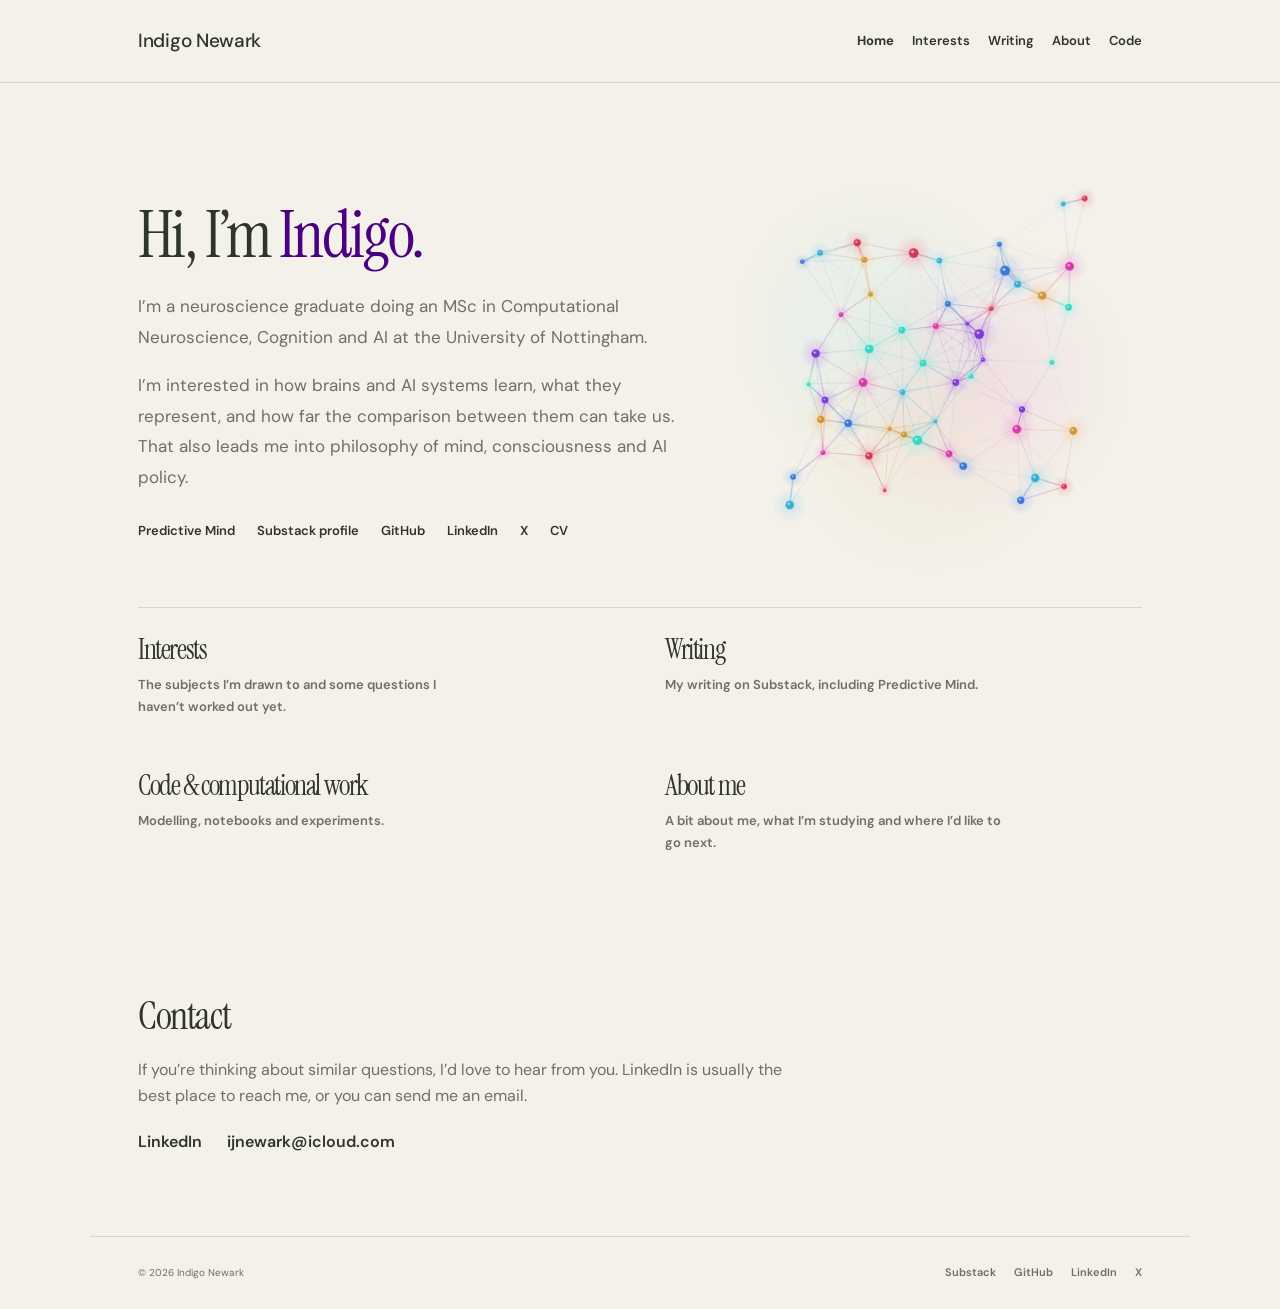
<file: index.html>
<!doctype html>
<html lang="en-GB">
  <head>
    <meta charset="utf-8" />
    <meta name="viewport" content="width=device-width,initial-scale=1" />
    <meta
      name="theme-color"
      content="#f3f1e9"
      media="(prefers-color-scheme: light)"
    />
    <meta
      name="theme-color"
      content="#171c1a"
      media="(prefers-color-scheme: dark)"
    />
    <meta
      name="description"
      content="Home — Indigo Newark. Neuroscience, cognition and AI."
    />
    <title>Home — Indigo Newark</title>
    <link rel="stylesheet" href="style.css" />
    <script src="site.js" defer></script>
  </head>
  <body class="page-index">
    <a class="skip" href="#main">Skip to content</a>
    <header>
      <div class="wrap nav">
        <a class="brand" href="index.html">Indigo Newark</a
        ><button class="menu" aria-expanded="false" aria-controls="navigation">
          Menu +
        </button>
        <nav class="navlinks" id="navigation" aria-label="Main navigation">
          <a href="index.html" aria-current="page">Home</a
          ><a href="interests.html">Interests</a
          ><a href="writing.html">Writing</a><a href="about.html">About</a
          ><a href="code.html">Code</a>
        </nav>
      </div>
    </header>
    <main id="main">
      <section class="wrap hero">
        <div class="hero-grid">
          <div>
            <h1>Hi, I’m <span class="indigo-name">Indigo.</span></h1>
            <p class="intro">
              I’m a neuroscience graduate doing an MSc in Computational
              Neuroscience, Cognition and AI at the University of Nottingham.
            </p>
            <p class="intro">
              I’m interested in how brains and AI systems learn, what they
              represent, and how far the comparison between them can take us.
              That also leads me into philosophy of mind, consciousness and AI
              policy.
            </p>
            <div class="socials">
              <a href="https://predictivemind.substack.com" rel="me"
                >Predictive Mind</a
              ><a href="https://substack.com/@indigonewark" rel="me"
                >Substack profile</a
              ><a href="https://github.com/ijnewark" rel="me">GitHub</a
              ><a href="https://www.linkedin.com/in/indigonewark" rel="me"
                >LinkedIn</a
              ><a href="https://x.com/indigojnewark" rel="me">X</a
              ><a
                href="RS%20Indigo%20Newark%20%E2%80%93%20CV.pdf"
                type="application/pdf"
                >CV</a
              >
            </div>
          </div>
          <div class="hero-art interactive-art">
            <canvas
              id="network-canvas"
              width="500"
              height="500"
              aria-hidden="true"
            ></canvas>
          </div>
        </div>
      </section>
      <div class="wrap">
        <div class="home-pages">
          <a class="home-page" href="interests.html"
            ><h2>Interests</h2>
            <p>
              The subjects I’m drawn to and some questions I haven’t worked out
              yet.
            </p></a
          ><a class="home-page" href="writing.html"
            ><h2>Writing</h2>
            <p>My writing on Substack, including Predictive Mind.</p></a
          ><a class="home-page" href="code.html"
            ><h2>Code & computational work</h2>
            <p>Modelling, notebooks and experiments.</p></a
          ><a class="home-page" href="about.html"
            ><h2>About me</h2>
            <p>
              A bit about me, what I’m studying and where I’d like to go next.
            </p></a
          >
        </div>
      </div>
      <section class="section">
        <div class="wrap contact-note">
          <h2>Contact</h2>
          <p>
            If you’re thinking about similar questions, I’d love to hear from
            you. LinkedIn is usually the best place to reach me, or you can send
            me an email.
          </p>
          <div class="contact-links">
            <a href="https://www.linkedin.com/in/indigonewark">LinkedIn</a
            ><a href="mailto:ijnewark@icloud.com">ijnewark@icloud.com</a>
          </div>
        </div>
      </section>
    </main>
    <div class="wrap site-footer">
      <footer>
        <span>© <span id="year">2026</span> Indigo Newark</span>
        <div class="socials">
          <a href="https://predictivemind.substack.com" rel="me">Substack</a
          ><a href="https://github.com/ijnewark" rel="me">GitHub</a
          ><a href="https://www.linkedin.com/in/indigonewark" rel="me"
            >LinkedIn</a
          ><a href="https://x.com/indigojnewark" rel="me">X</a>
        </div>
      </footer>
    </div>
  </body>
</html>
</file>
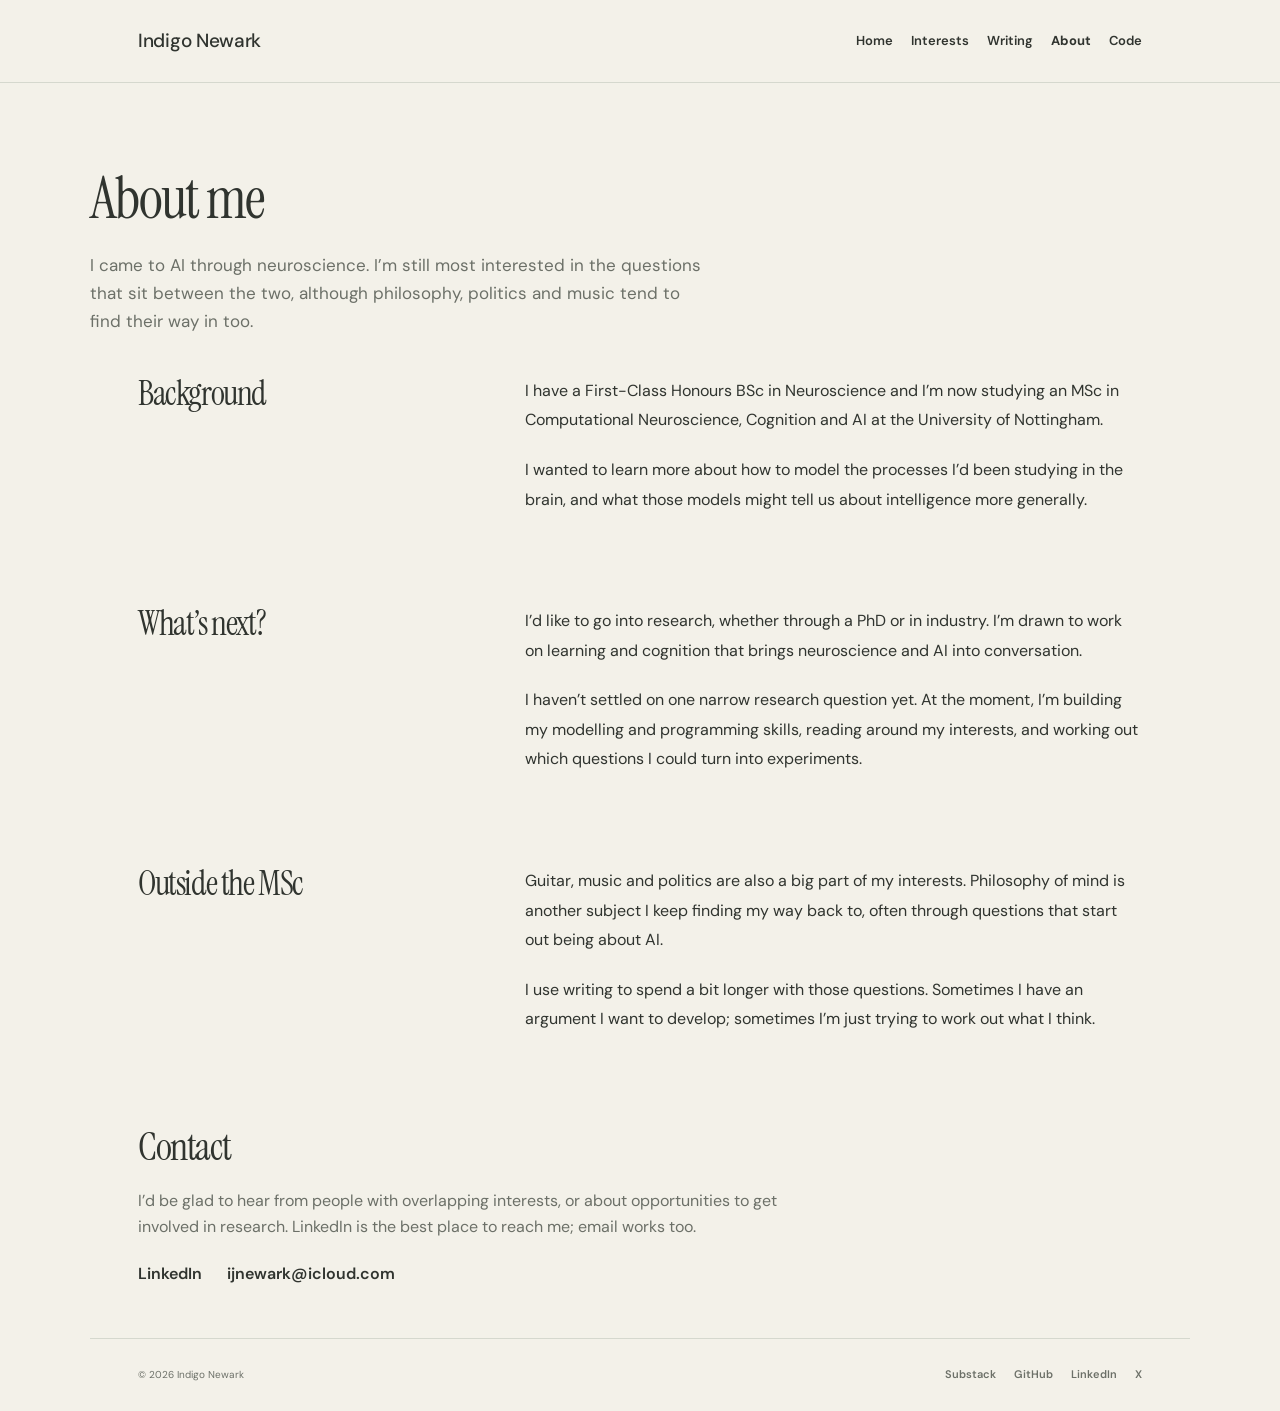
<file: about.html>
<!doctype html>
<html lang="en-GB">
  <head>
    <meta charset="utf-8" />
    <meta name="viewport" content="width=device-width,initial-scale=1" />
    <meta
      name="theme-color"
      content="#f3f1e9"
      media="(prefers-color-scheme: light)"
    />
    <meta
      name="theme-color"
      content="#171c1a"
      media="(prefers-color-scheme: dark)"
    />
    <meta
      name="description"
      content="About — Indigo Newark. Neuroscience, cognition and AI."
    />
    <title>About — Indigo Newark</title>
    <link rel="stylesheet" href="style.css" />
    <script src="site.js" defer></script>
  </head>
  <body class="page-about">
    <a class="skip" href="#main">Skip to content</a>
    <header>
      <div class="wrap nav">
        <a class="brand" href="index.html">Indigo Newark</a
        ><button class="menu" aria-expanded="false" aria-controls="navigation">
          Menu +
        </button>
        <nav class="navlinks" id="navigation" aria-label="Main navigation">
          <a href="index.html">Home</a><a href="interests.html">Interests</a
          ><a href="writing.html">Writing</a
          ><a href="about.html" aria-current="page">About</a
          ><a href="code.html">Code</a>
        </nav>
      </div>
    </header>
    <main id="main">
      <div class="wrap page-heading">
        <h1>About me</h1>
        <p>
          I came to AI through neuroscience. I’m still most interested in the
          questions that sit between the two, although philosophy, politics and
          music tend to find their way in too.
        </p>
      </div>
      <section class="section">
        <div class="wrap about">
          <div><h2>Background</h2></div>
          <div class="plain-copy">
            <p>
              I have a First-Class Honours BSc in Neuroscience and I’m now
              studying an MSc in Computational Neuroscience, Cognition and AI at
              the University of Nottingham.
            </p>
            <p>
              I wanted to learn more about how to model the processes I’d been
              studying in the brain, and what those models might tell us about
              intelligence more generally.
            </p>
          </div>
        </div>
      </section>
      <section class="section">
        <div class="wrap about">
          <div><h2>What’s next?</h2></div>
          <div class="plain-copy">
            <p>
              I’d like to go into research, whether through a PhD or in
              industry. I’m drawn to work on learning and cognition that brings
              neuroscience and AI into conversation.
            </p>
            <p>
              I haven’t settled on one narrow research question yet. At the
              moment, I’m building my modelling and programming skills, reading
              around my interests, and working out which questions I could turn
              into experiments.
            </p>
          </div>
        </div>
      </section>
      <section class="section">
        <div class="wrap about">
          <div><h2>Outside the MSc</h2></div>
          <div class="plain-copy">
            <p>
              Guitar, music and politics are also a big part of my interests.
              Philosophy of mind is another subject I keep finding my way back
              to, often through questions that start out being about AI.
            </p>
            <p>
              I use writing to spend a bit longer with those questions.
              Sometimes I have an argument I want to develop; sometimes I’m just
              trying to work out what I think.
            </p>
          </div>
        </div>
      </section>
      <section class="section">
        <div class="wrap contact-note">
          <h2>Contact</h2>
          <p>
            I’d be glad to hear from people with overlapping interests, or about
            opportunities to get involved in research. LinkedIn is the best
            place to reach me; email works too.
          </p>
          <div class="contact-links">
            <a href="https://www.linkedin.com/in/indigonewark">LinkedIn</a
            ><a href="mailto:ijnewark@icloud.com">ijnewark@icloud.com</a>
          </div>
        </div>
      </section>
    </main>
    <div class="wrap site-footer">
      <footer>
        <span>© <span id="year">2026</span> Indigo Newark</span>
        <div class="socials">
          <a href="https://predictivemind.substack.com" rel="me">Substack</a
          ><a href="https://github.com/ijnewark" rel="me">GitHub</a
          ><a href="https://www.linkedin.com/in/indigonewark" rel="me"
            >LinkedIn</a
          ><a href="https://x.com/indigojnewark" rel="me">X</a>
        </div>
      </footer>
    </div>
  </body>
</html>
</file>
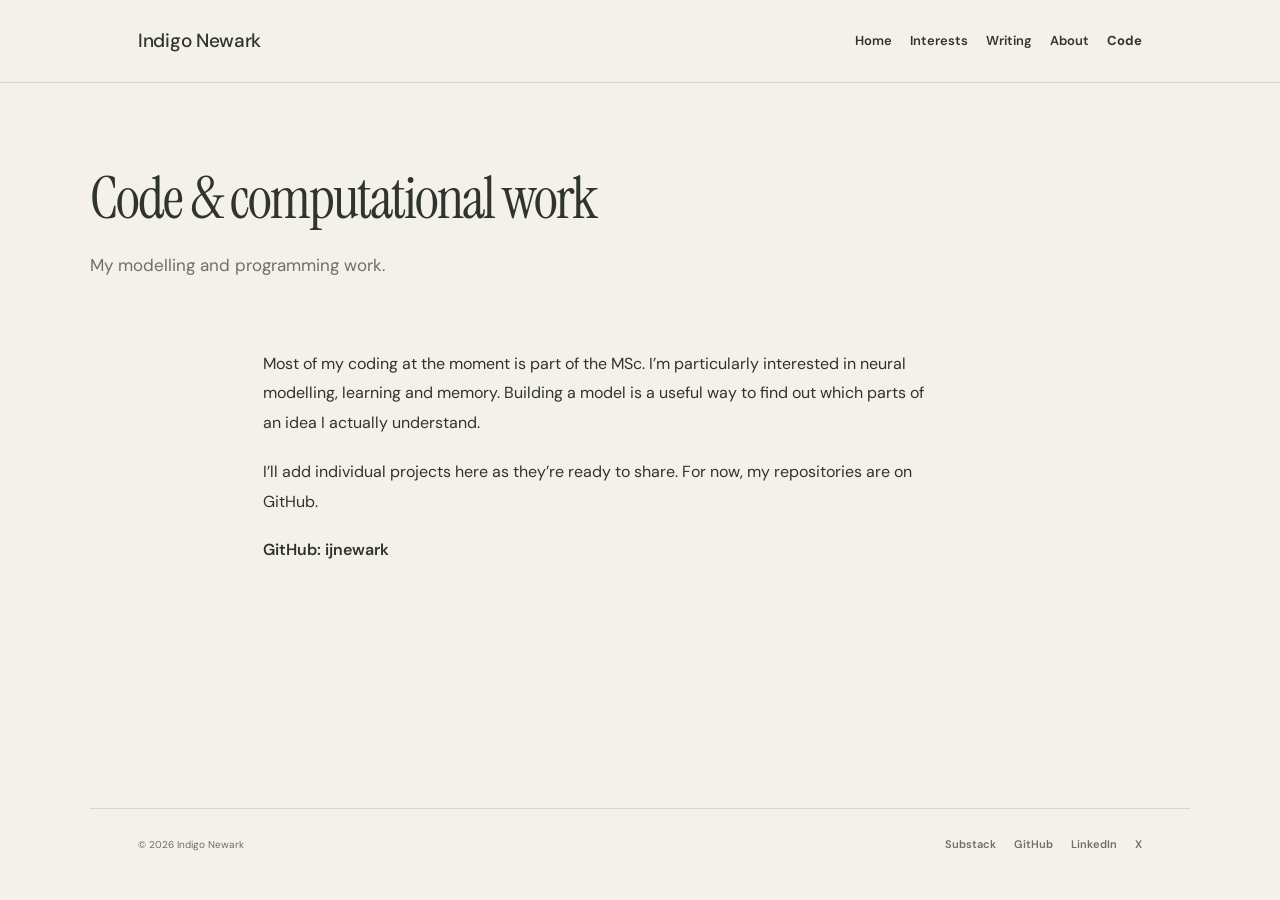
<file: code.html>
<!doctype html>
<html lang="en-GB">
  <head>
    <meta charset="utf-8" />
    <meta name="viewport" content="width=device-width,initial-scale=1" />
    <meta
      name="theme-color"
      content="#f3f1e9"
      media="(prefers-color-scheme: light)"
    />
    <meta
      name="theme-color"
      content="#171c1a"
      media="(prefers-color-scheme: dark)"
    />
    <meta
      name="description"
      content="Code & computational work — Indigo Newark. Neuroscience, cognition and AI."
    />
    <title>Code & computational work — Indigo Newark</title>
    <link rel="stylesheet" href="style.css" />
    <script src="site.js" defer></script>
  </head>
  <body class="page-code">
    <a class="skip" href="#main">Skip to content</a>
    <header>
      <div class="wrap nav">
        <a class="brand" href="index.html">Indigo Newark</a
        ><button class="menu" aria-expanded="false" aria-controls="navigation">
          Menu +
        </button>
        <nav class="navlinks" id="navigation" aria-label="Main navigation">
          <a href="index.html">Home</a><a href="interests.html">Interests</a
          ><a href="writing.html">Writing</a><a href="about.html">About</a
          ><a href="code.html" aria-current="page">Code</a>
        </nav>
      </div>
    </header>
    <main id="main">
      <div class="wrap page-heading">
        <h1>Code &amp; computational work</h1>
        <p>My modelling and programming work.</p>
      </div>
      <section class="section">
        <div class="wrap reading-column">
          <div class="plain-copy">
            <p>
              Most of my coding at the moment is part of the MSc. I’m
              particularly interested in neural modelling, learning and memory.
              Building a model is a useful way to find out which parts of an
              idea I actually understand.
            </p>
            <p>
              I’ll add individual projects here as they’re ready to share. For
              now, my repositories are on GitHub.
            </p>
            <a class="textlink" href="https://github.com/ijnewark"
              >GitHub: ijnewark</a
            >
          </div>
        </div>
      </section>
    </main>
    <div class="wrap site-footer">
      <footer>
        <span>© <span id="year">2026</span> Indigo Newark</span>
        <div class="socials">
          <a href="https://predictivemind.substack.com" rel="me">Substack</a
          ><a href="https://github.com/ijnewark" rel="me">GitHub</a
          ><a href="https://www.linkedin.com/in/indigonewark" rel="me"
            >LinkedIn</a
          ><a href="https://x.com/indigojnewark" rel="me">X</a>
        </div>
      </footer>
    </div>
  </body>
</html>
</file>
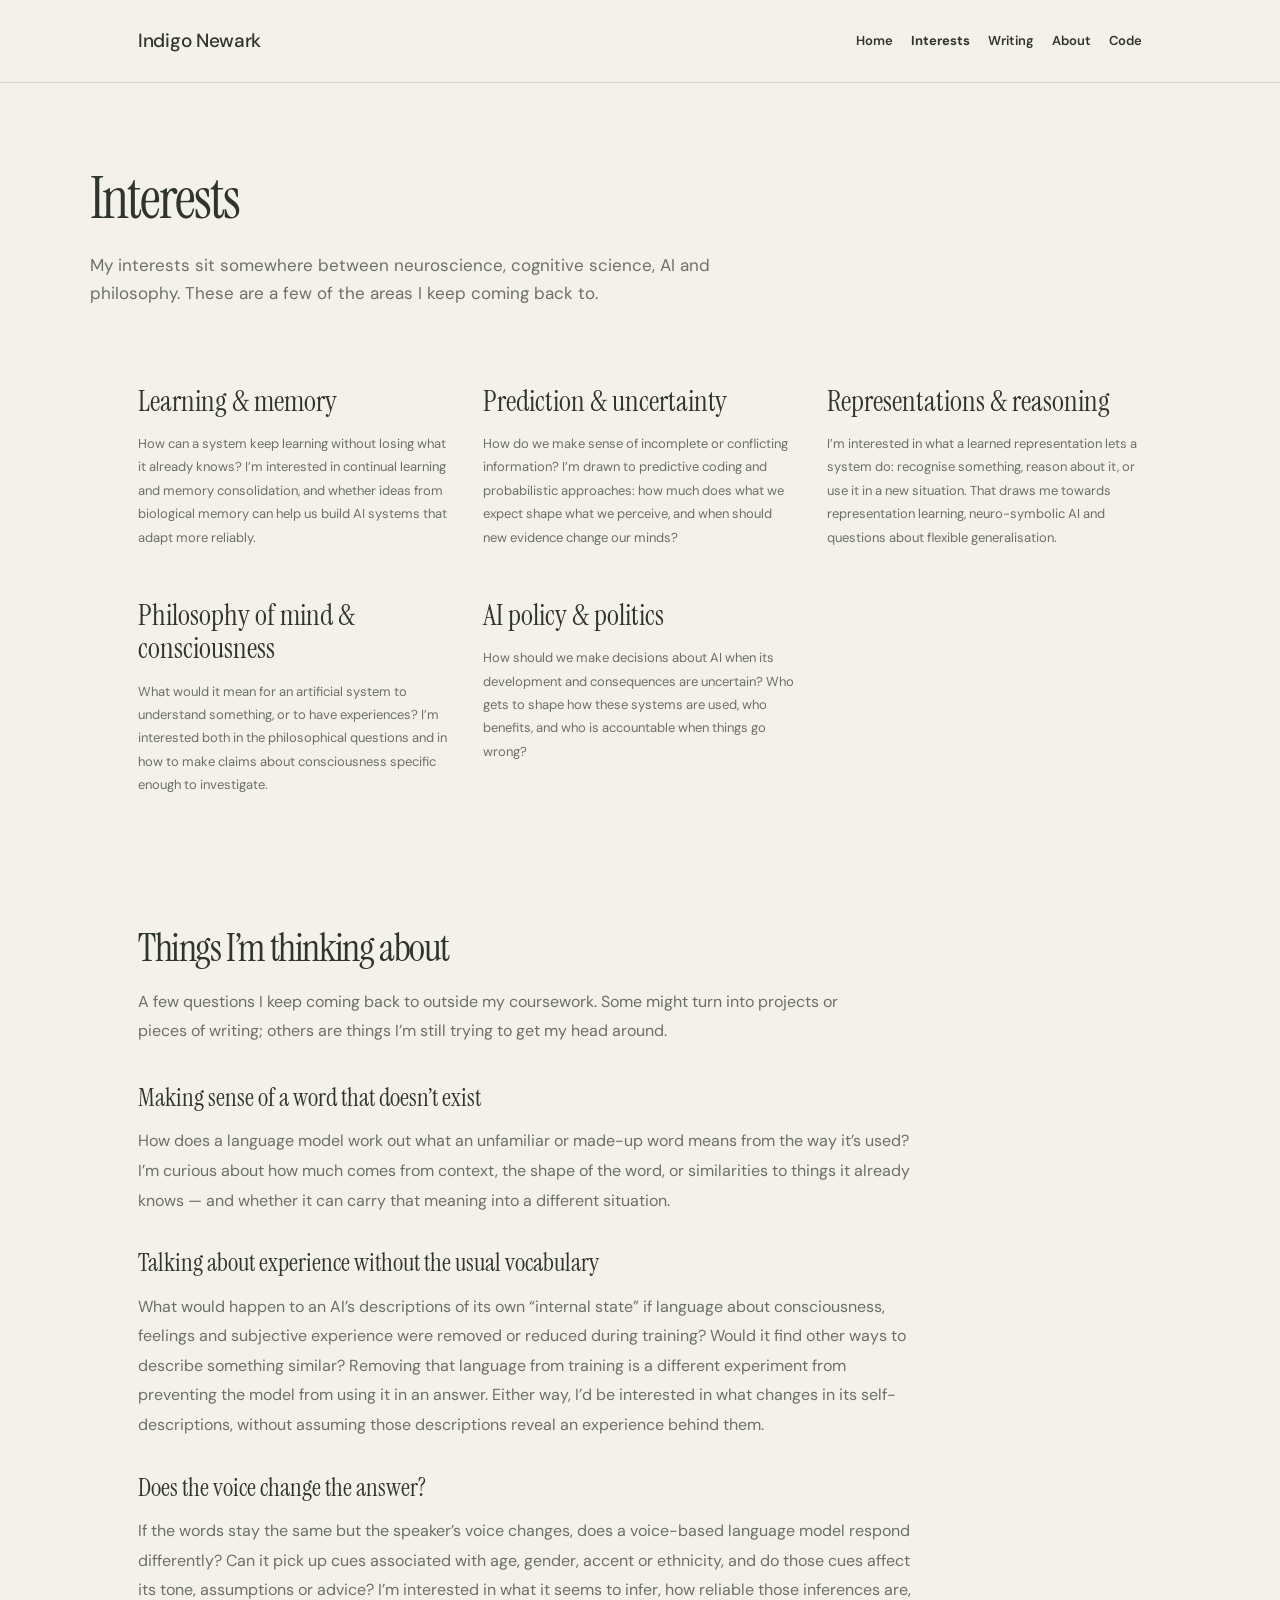
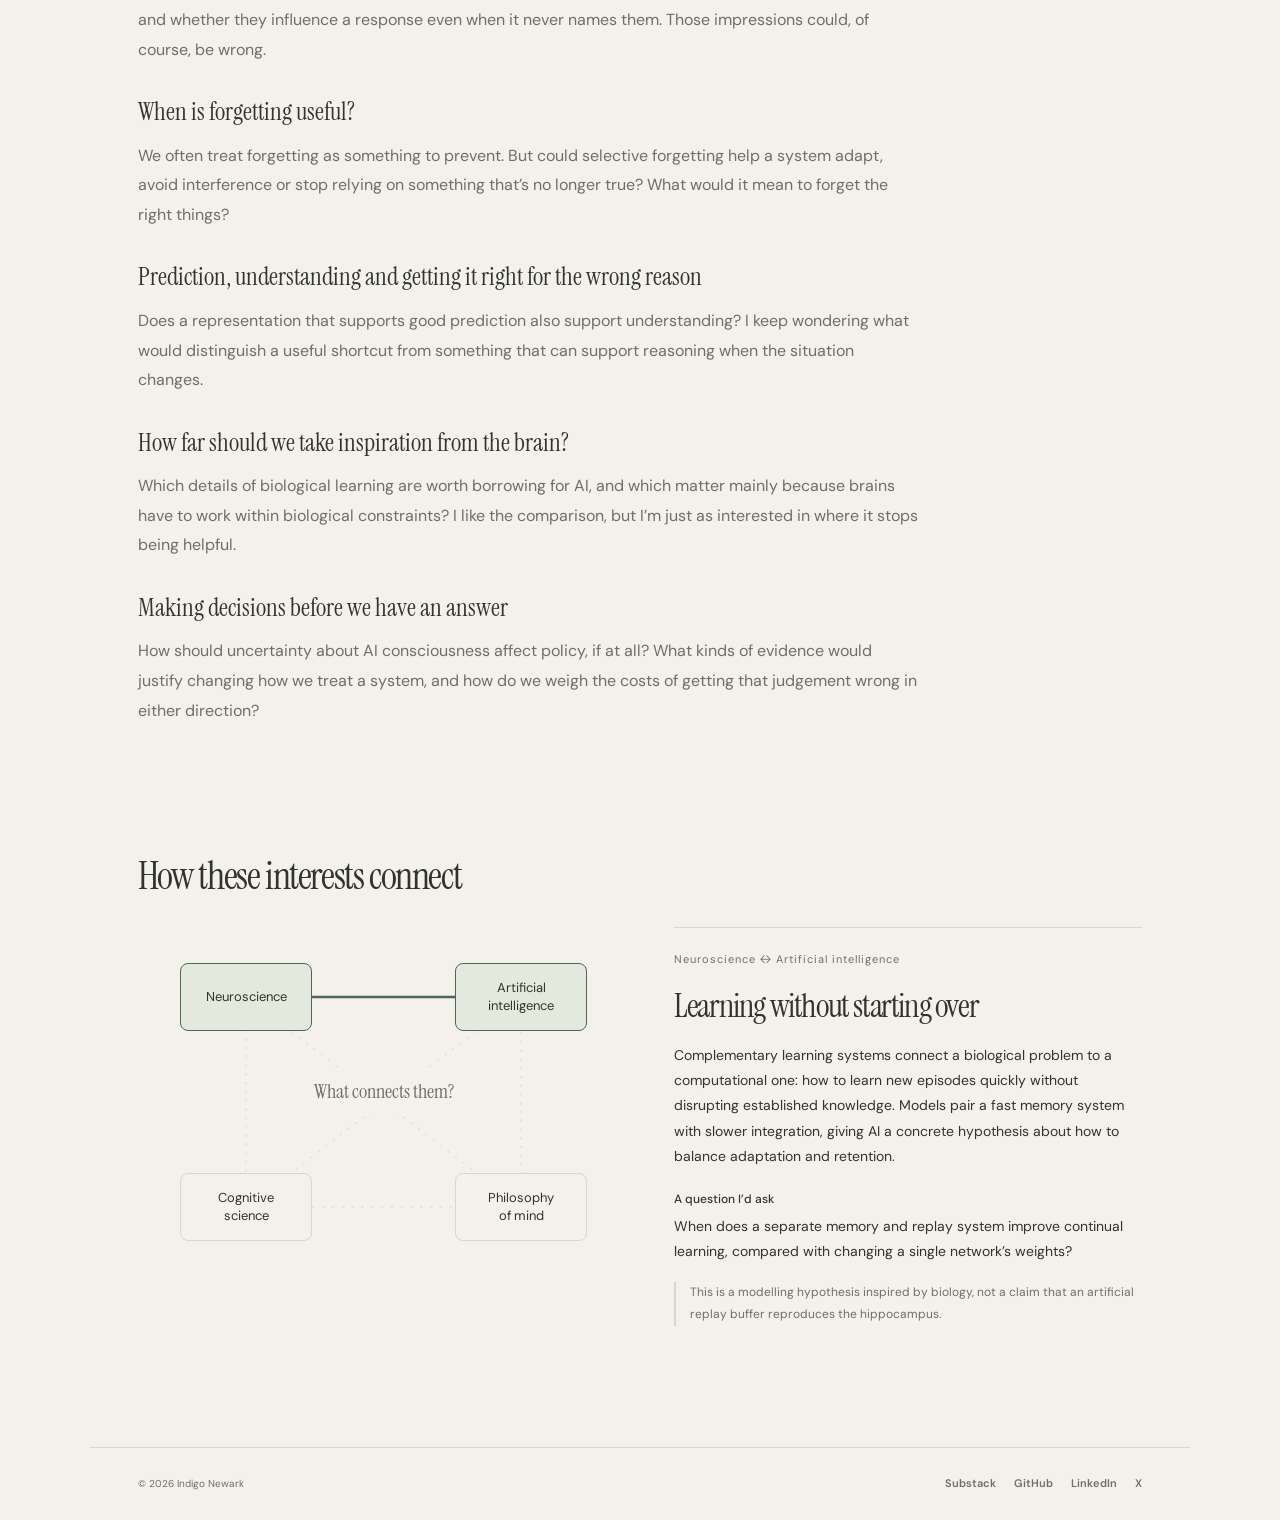
<file: interests.html>
<!doctype html>
<html lang="en-GB">
  <head>
    <meta charset="utf-8" />
    <meta name="viewport" content="width=device-width,initial-scale=1" />
    <meta
      name="theme-color"
      content="#f3f1e9"
      media="(prefers-color-scheme: light)"
    />
    <meta
      name="theme-color"
      content="#171c1a"
      media="(prefers-color-scheme: dark)"
    />
    <meta
      name="description"
      content="Interests — Indigo Newark. Neuroscience, cognition and AI."
    />
    <title>Interests — Indigo Newark</title>
    <link rel="stylesheet" href="style.css" />
    <script src="site.js" defer></script>
  </head>
  <body class="page-interests">
    <a class="skip" href="#main">Skip to content</a>
    <header>
      <div class="wrap nav">
        <a class="brand" href="index.html">Indigo Newark</a
        ><button class="menu" aria-expanded="false" aria-controls="navigation">
          Menu +
        </button>
        <nav class="navlinks" id="navigation" aria-label="Main navigation">
          <a href="index.html">Home</a
          ><a href="interests.html" aria-current="page">Interests</a
          ><a href="writing.html">Writing</a><a href="about.html">About</a
          ><a href="code.html">Code</a>
        </nav>
      </div>
    </header>
    <main id="main">
      <div class="wrap page-heading">
        <h1>Interests</h1>
        <p>
          My interests sit somewhere between neuroscience, cognitive science, AI
          and philosophy. These are a few of the areas I keep coming back to.
        </p>
      </div>
      <section class="section">
        <div class="wrap">
          <div class="interest-grid">
            <article class="interest">
              <h3>Learning & memory</h3>
              <p>
                How can a system keep learning without losing what it already
                knows? I’m interested in continual learning and memory
                consolidation, and whether ideas from biological memory can help
                us build AI systems that adapt more reliably.
              </p>
            </article>
            <article class="interest">
              <h3>Prediction & uncertainty</h3>
              <p>
                How do we make sense of incomplete or conflicting information?
                I’m drawn to predictive coding and probabilistic approaches: how
                much does what we expect shape what we perceive, and when should
                new evidence change our minds?
              </p>
            </article>
            <article class="interest">
              <h3>Representations & reasoning</h3>
              <p>
                I’m interested in what a learned representation lets a system
                do: recognise something, reason about it, or use it in a new
                situation. That draws me towards representation learning,
                neuro-symbolic AI and questions about flexible generalisation.
              </p>
            </article>
            <article class="interest">
              <h3>Philosophy of mind & consciousness</h3>
              <p>
                What would it mean for an artificial system to understand
                something, or to have experiences? I’m interested both in the
                philosophical questions and in how to make claims about
                consciousness specific enough to investigate.
              </p>
            </article>
            <article class="interest">
              <h3>AI policy & politics</h3>
              <p>
                How should we make decisions about AI when its development and
                consequences are uncertain? Who gets to shape how these systems
                are used, who benefits, and who is accountable when things go
                wrong?
              </p>
            </article>
          </div>
        </div>
      </section>
      <section
        class="section thinking-section"
        aria-labelledby="thinking-heading"
      >
        <div class="wrap">
          <h2 id="thinking-heading">Things I’m thinking about</h2>
          <p class="thinking-intro">
            A few questions I keep coming back to outside my coursework. Some
            might turn into projects or pieces of writing; others are things I’m
            still trying to get my head around.
          </p>
          <div class="thinking-questions">
            <article>
              <h3>Making sense of a word that doesn’t exist</h3>
              <p>
                How does a language model work out what an unfamiliar or made-up
                word means from the way it’s used? I’m curious about how much
                comes from context, the shape of the word, or similarities to
                things it already knows — and whether it can carry that meaning
                into a different situation.
              </p>
            </article>
            <article>
              <h3>Talking about experience without the usual vocabulary</h3>
              <p>
                What would happen to an AI’s descriptions of its own “internal
                state” if language about consciousness, feelings and subjective
                experience were removed or reduced during training? Would it
                find other ways to describe something similar? Removing that
                language from training is a different experiment from preventing
                the model from using it in an answer. Either way, I’d be
                interested in what changes in its self-descriptions, without
                assuming those descriptions reveal an experience behind them.
              </p>
            </article>
            <article>
              <h3>Does the voice change the answer?</h3>
              <p>
                If the words stay the same but the speaker’s voice changes, does
                a voice-based language model respond differently? Can it pick up
                cues associated with age, gender, accent or ethnicity, and do
                those cues affect its tone, assumptions or advice? I’m
                interested in what it seems to infer, how reliable those
                inferences are, and whether they influence a response even when
                it never names them. Those impressions could, of course, be
                wrong.
              </p>
            </article>
            <article>
              <h3>When is forgetting useful?</h3>
              <p>
                We often treat forgetting as something to prevent. But could
                selective forgetting help a system adapt, avoid interference or
                stop relying on something that’s no longer true? What would it
                mean to forget the right things?
              </p>
            </article>
            <article>
              <h3>
                Prediction, understanding and getting it right for the wrong
                reason
              </h3>
              <p>
                Does a representation that supports good prediction also support
                understanding? I keep wondering what would distinguish a useful
                shortcut from something that can support reasoning when the
                situation changes.
              </p>
            </article>
            <article>
              <h3>How far should we take inspiration from the brain?</h3>
              <p>
                Which details of biological learning are worth borrowing for AI,
                and which matter mainly because brains have to work within
                biological constraints? I like the comparison, but I’m just as
                interested in where it stops being helpful.
              </p>
            </article>
            <article>
              <h3>Making decisions before we have an answer</h3>
              <p>
                How should uncertainty about AI consciousness affect policy, if
                at all? What kinds of evidence would justify changing how we
                treat a system, and how do we weigh the costs of getting that
                judgement wrong in either direction?
              </p>
            </article>
          </div>
        </div>
      </section>
      <section class="section personal-section" id="connections">
        <div class="wrap">
          <h2 class="map-heading">How these interests connect</h2>
        </div>
        <div class="wrap">
          <div class="connection-workspace">
            <div>
              <div
                class="field-map"
                id="field-map"
                aria-label="Connect two fields"
                aria-describedby="map-help"
              >
                <svg
                  viewBox="0 0 500 400"
                  aria-hidden="true"
                  preserveAspectRatio="none"
                >
                  <path
                    class="map-guide"
                    d="M110 80L390 80L390 320L110 320ZM110 80L390 320M390 80L110 320"
                  />
                  <line id="pair-line" x1="110" y1="80" x2="390" y2="80" />
                  <line id="drag-line" visibility="hidden" /></svg
                ><button
                  class="field-node"
                  data-field="0"
                  style="left: 22%; top: 20%"
                  aria-pressed="true"
                >
                  Neuroscience</button
                ><button
                  class="field-node"
                  data-field="1"
                  style="left: 78%; top: 20%"
                  aria-pressed="true"
                >
                  Artificial<br />intelligence</button
                ><button
                  class="field-node"
                  data-field="2"
                  style="left: 22%; top: 80%"
                  aria-pressed="false"
                >
                  Cognitive<br />science</button
                ><button
                  class="field-node"
                  data-field="3"
                  style="left: 78%; top: 80%"
                  aria-pressed="false"
                >
                  Philosophy<br />of mind</button
                ><span class="map-centre" aria-hidden="true"
                  >What connects them?</span
                >
              </div>
              <span class="sr-only" id="map-help"
                >Select two fields with the keyboard or pointer, or drag between
                them.</span
              >
              <p class="sr-only" id="map-status" role="status">
                Neuroscience and Artificial intelligence selected.
              </p>
            </div>
            <article
              class="pair-explanation"
              aria-live="polite"
              aria-atomic="true"
            >
              <p class="kicker" id="pair-fields"></p>
              <h2 id="pair-title"></h2>
              <p id="pair-why"></p>
              <h3>A question I’d ask</h3>
              <p id="pair-question"></p>
              <p class="pair-limit" id="pair-limit"></p>
            </article>
          </div>
          <noscript
            ><p>
              This interactive map needs JavaScript. The six connections cover
              memory and continual learning; brain mechanisms and cognitive
              models; consciousness and neural evidence; learning and
              generalisation; artificial experience; and the meaning of mental
              representations.
            </p></noscript
          >
        </div>
      </section>
    </main>
    <div class="wrap site-footer">
      <footer>
        <span>© <span id="year">2026</span> Indigo Newark</span>
        <div class="socials">
          <a href="https://predictivemind.substack.com" rel="me">Substack</a
          ><a href="https://github.com/ijnewark" rel="me">GitHub</a
          ><a href="https://www.linkedin.com/in/indigonewark" rel="me"
            >LinkedIn</a
          ><a href="https://x.com/indigojnewark" rel="me">X</a>
        </div>
      </footer>
    </div>
  </body>
</html>
</file>
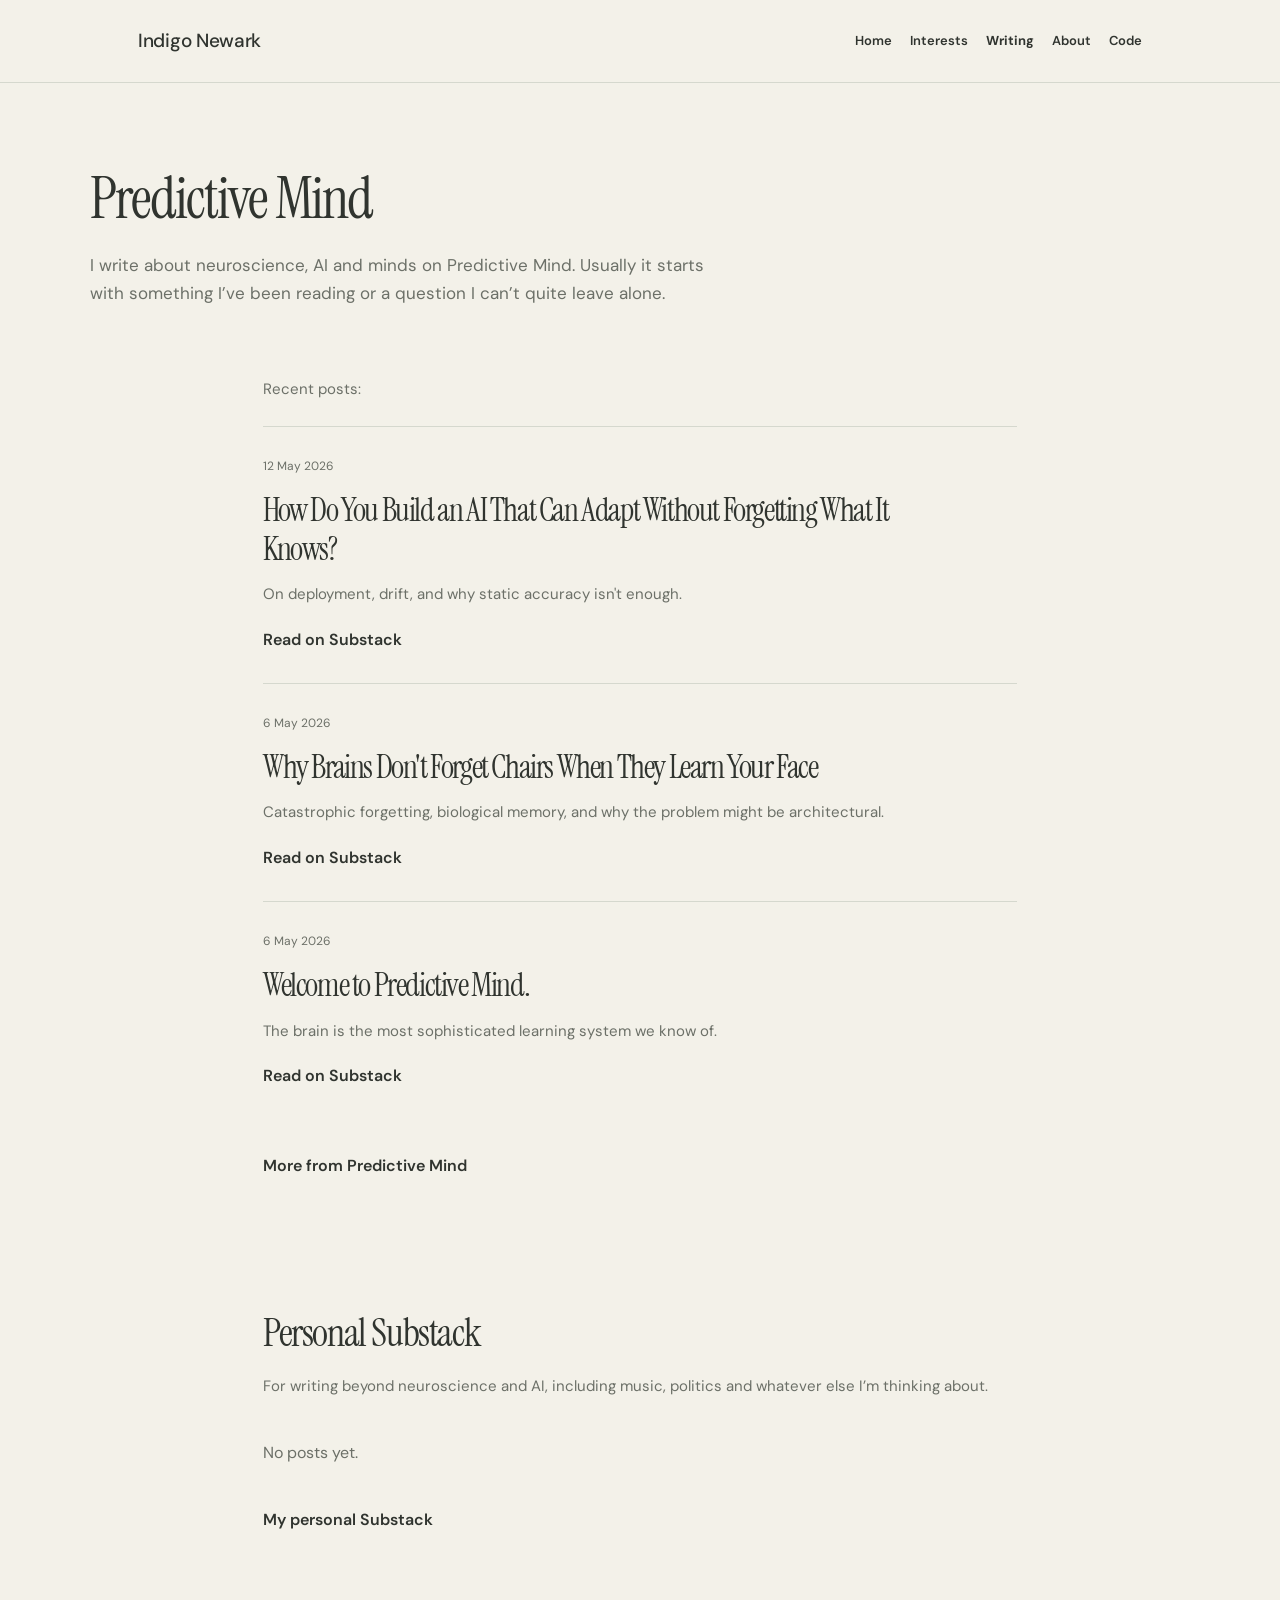
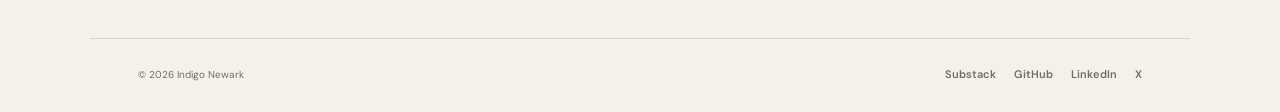
<file: writing.html>
<!doctype html>
<html lang="en-GB">
  <head>
    <meta charset="utf-8" />
    <meta name="viewport" content="width=device-width,initial-scale=1" />
    <meta
      name="theme-color"
      content="#f3f1e9"
      media="(prefers-color-scheme: light)"
    />
    <meta
      name="theme-color"
      content="#171c1a"
      media="(prefers-color-scheme: dark)"
    />
    <meta
      name="description"
      content="Writing — Indigo Newark. Neuroscience, cognition and AI."
    />
    <title>Writing — Indigo Newark</title>
    <link rel="stylesheet" href="style.css" />
    <script src="site.js" defer></script>
  </head>
  <body class="page-writing">
    <a class="skip" href="#main">Skip to content</a>
    <header>
      <div class="wrap nav">
        <a class="brand" href="index.html">Indigo Newark</a
        ><button class="menu" aria-expanded="false" aria-controls="navigation">
          Menu +
        </button>
        <nav class="navlinks" id="navigation" aria-label="Main navigation">
          <a href="index.html">Home</a><a href="interests.html">Interests</a
          ><a href="writing.html" aria-current="page">Writing</a
          ><a href="about.html">About</a><a href="code.html">Code</a>
        </nav>
      </div>
    </header>
    <main id="main">
      <div class="wrap page-heading">
        <h1>Predictive Mind</h1>
        <p>
          I write about neuroscience, AI and minds on Predictive Mind. Usually
          it starts with something I’ve been reading or a question I can’t quite
          leave alone.
        </p>
      </div>
      <section class="section">
        <div class="wrap reading-column">
          <p class="writing-intro">Recent posts:</p>
          <div class="post-list" id="post-list">
            <article class="post-preview">
              <p class="quiet-label">12 May 2026</p>
              <h2>
                <a
                  href="https://predictivemind.substack.com/p/how-do-you-build-an-ai-that-can-adapt"
                  >How Do You Build an AI That Can Adapt Without Forgetting What
                  It Knows?</a
                >
              </h2>
              <p>
                On deployment, drift, and why static accuracy isn&#x27;t enough.
              </p>
              <a
                class="textlink"
                href="https://predictivemind.substack.com/p/how-do-you-build-an-ai-that-can-adapt"
                >Read on Substack</a
              >
            </article>
            <article class="post-preview">
              <p class="quiet-label">6 May 2026</p>
              <h2>
                <a
                  href="https://predictivemind.substack.com/p/why-brains-dont-forget-chairs-when"
                  >Why Brains Don&#x27;t Forget Chairs When They Learn Your
                  Face</a
                >
              </h2>
              <p>
                Catastrophic forgetting, biological memory, and why the problem
                might be architectural.
              </p>
              <a
                class="textlink"
                href="https://predictivemind.substack.com/p/why-brains-dont-forget-chairs-when"
                >Read on Substack</a
              >
            </article>
            <article class="post-preview">
              <p class="quiet-label">6 May 2026</p>
              <h2>
                <a
                  href="https://predictivemind.substack.com/p/welcome-to-predictive-mind"
                  >Welcome to Predictive Mind.</a
                >
              </h2>
              <p>
                The brain is the most sophisticated learning system we know of.
              </p>
              <a
                class="textlink"
                href="https://predictivemind.substack.com/p/welcome-to-predictive-mind"
                >Read on Substack</a
              >
            </article>
          </div>
          <div class="writing-follow">
            <a class="textlink" href="https://predictivemind.substack.com"
              >More from Predictive Mind</a
            >
          </div>
          <p class="quiet-label" id="feed-status" role="status"></p>
        </div>
      </section>
      <section class="section personal-writing">
        <div class="wrap reading-column">
          <h2>Personal Substack</h2>
          <p class="writing-intro">
            For writing beyond neuroscience and AI, including music, politics
            and whatever else I’m thinking about.
          </p>
          <div class="post-list" id="personal-post-list">
            <p class="empty-posts">No posts yet.</p>
          </div>
          <div class="writing-follow">
            <a href="https://substack.com/@indigonewark"
              >My personal Substack</a
            >
          </div>
          <p class="quiet-label" id="personal-feed-status" role="status"></p>
        </div>
      </section>
    </main>
    <div class="wrap site-footer">
      <footer>
        <span>© <span id="year">2026</span> Indigo Newark</span>
        <div class="socials">
          <a href="https://predictivemind.substack.com" rel="me">Substack</a
          ><a href="https://github.com/ijnewark" rel="me">GitHub</a
          ><a href="https://www.linkedin.com/in/indigonewark" rel="me"
            >LinkedIn</a
          ><a href="https://x.com/indigojnewark" rel="me">X</a>
        </div>
      </footer>
    </div>
  </body>
</html>
</file>
<file: style.css>
@import url("https://fonts.googleapis.com/css2?family=DM+Sans:wght@400;450;500;600;700&family=Instrument+Serif:ital@0;1&display=swap");
:root {
  --paper: #f3f1e9;
  --ink: #26263b;
  --muted: #6b6b75;
  --line: #d6d4cd;
  --accent: #4d42a3;
  --light: #e7e3f4;
  --serif: "Instrument Serif", Georgia, serif;
  --sans: "DM Sans", Arial, sans-serif;
}
* {
  box-sizing: border-box;
}
html {
  scroll-behavior: smooth;
  scroll-padding-top: 100px;
}
body {
  margin: 0;
  background: var(--paper);
  color: var(--ink);
  font-family: var(--sans);
  font-size: 16px;
  line-height: 1.65;
}
button,
a {
  -webkit-tap-highlight-color: transparent;
}
a {
  color: inherit;
  text-decoration: none;
}
button {
  font: inherit;
  cursor: pointer;
}
a:focus-visible,
button:focus-visible,
summary:focus-visible {
  outline: 3px solid #a89ae7;
  outline-offset: 6px;
}
.wrap {
  max-width: 1320px;
  margin: auto;
  padding: 0 64px;
}
.skip {
  position: fixed;
  top: -100px;
  left: 20px;
  background: var(--ink);
  color: white;
  padding: 10px;
  z-index: 20;
}
.skip:focus {
  top: 12px;
}
header {
  position: sticky;
  top: 0;
  background: #f3f1e9f2;
  backdrop-filter: blur(15px);
  z-index: 10;
  border-bottom: 1px solid var(--line);
}
.nav {
  height: 88px;
  display: flex;
  align-items: center;
  justify-content: space-between;
  gap: 30px;
}
.brand {
  font-weight: 600;
  letter-spacing: -0.6px;
  font-size: 20px;
}
.brand b {
  color: var(--accent);
  margin-right: 12px;
  font-size: 24px;
}
.navlinks {
  display: flex;
  align-items: center;
  gap: 30px;
  font-size: 13px;
}
.navlinks a:hover {
  color: var(--accent);
}
.navlinks .contact {
  border: 1px solid var(--ink);
  border-radius: 30px;
  padding: 9px 18px;
}
.menu {
  display: none;
}
.eyebrow {
  text-transform: uppercase;
  letter-spacing: 2px;
  font-size: 10px;
  font-weight: 600;
  display: flex;
  align-items: center;
  gap: 12px;
}
.eyebrow:before {
  content: "";
  width: 6px;
  height: 6px;
  background: var(--accent);
  border-radius: 50%;
}
.hero {
  padding-top: 72px;
  padding-bottom: 50px;
}
.hero-grid {
  display: grid;
  grid-template-columns: 1.13fr 1fr;
  align-items: center;
  gap: 28px;
  min-height: 530px;
}
h1,
h2,
h3,
p {
  margin: 0;
}
h1 {
  font: clamp(64px, 6.8vw, 96px) / 1.01 var(--serif);
  letter-spacing: -3.5px;
  margin: 28px 0;
}
em {
  color: var(--accent);
  font-weight: 400;
}
.intro {
  max-width: 425px;
  font-size: 16px;
  color: var(--muted);
  line-height: 1.8;
}
.actions {
  display: flex;
  gap: 25px;
  align-items: center;
  margin-top: 30px;
  font-size: 13px;
}
.primary {
  padding: 13px 21px;
  background: var(--ink);
  color: white;
  border-radius: 3px;
}
.primary span {
  margin-left: 22px;
}
.textlink {
  border-bottom: 1px solid var(--ink);
  padding: 8px 0;
}
.hero-art {
  position: relative;
  min-width: 0;
}
.hero-art svg {
  width: 100%;
  height: auto;
  display: block;
}
.art-label {
  display: flex;
  justify-content: space-between;
  padding: 0 30px;
  font: 9px var(--sans);
  text-transform: uppercase;
  letter-spacing: 1.7px;
  color: var(--muted);
}
.orbit {
  transform-origin: 250px 250px;
  animation: orbit 85s linear infinite;
}
@keyframes orbit {
  to {
    transform: rotate(360deg);
  }
}
.hero-foot {
  border-top: 1px solid var(--line);
  padding-top: 24px;
  display: flex;
  justify-content: space-between;
  gap: 20px;
  font-size: 11px;
  color: var(--muted);
}
.hero-foot strong {
  font-weight: 500;
  color: var(--ink);
}
.section {
  padding: 90px 0;
  border-top: 1px solid var(--line);
}
.section-top {
  display: flex;
  align-items: flex-end;
  justify-content: space-between;
  gap: 40px;
  margin-bottom: 42px;
}
.kicker {
  font-size: 10px;
  letter-spacing: 2px;
  text-transform: uppercase;
  color: var(--muted);
  margin-bottom: 18px;
}
h2 {
  font: 52px/1.07 var(--serif);
  letter-spacing: -1.4px;
}
.section-top > p {
  max-width: 335px;
  color: var(--muted);
  font-size: 14px;
}
.interest-grid {
  display: grid;
  grid-template-columns: repeat(3, 1fr);
  gap: 30px;
}
.interest {
  border-top: 1px solid var(--ink);
  padding-top: 20px;
}
.num {
  font-size: 10px;
  color: var(--accent);
}
h3 {
  font: 29px/1.15 var(--serif);
  margin: 20px 0 14px;
}
.interest p {
  font-size: 13px;
  color: var(--muted);
  line-height: 1.8;
}
.tags {
  display: flex;
  gap: 7px;
  flex-wrap: wrap;
  margin-top: 24px;
}
.tag {
  font-size: 9px;
  border: 1px solid var(--line);
  border-radius: 20px;
  padding: 5px 9px;
}
.map-section {
  background: #e9e6f0;
  border-top: 1px solid #d6d0e2;
  border-bottom: 1px solid #d6d0e2;
  padding: 65px 0;
}
.map-grid {
  display: grid;
  grid-template-columns: 1fr 1fr;
  gap: 65px;
  align-items: center;
}
.map-intro {
  font-size: 14px;
  color: var(--muted);
  max-width: 400px;
  margin: 20px 0;
}
.map-controls {
  display: flex;
  flex-wrap: wrap;
  gap: 8px;
  margin-top: 25px;
}
.map-controls button {
  background: transparent;
  border: 1px solid #c4bed6;
  border-radius: 30px;
  padding: 8px 14px;
  font-size: 12px;
  color: var(--ink);
}
.map-controls button[aria-pressed="true"] {
  background: var(--accent);
  border-color: var(--accent);
  color: #fff;
}
.connection {
  margin-top: 25px;
  min-height: 120px;
  border-left: 2px solid var(--accent);
  padding-left: 19px;
}
.connection h3 {
  font: 23px var(--serif);
  margin: 0 0 8px;
}
.connection p {
  font-size: 13px;
  max-width: 410px;
}
.network {
  width: 100%;
  height: auto;
}
.network text {
  font-family: var(--sans);
  font-size: 11px;
  fill: var(--ink);
}
.network .line {
  stroke: #bbb2d3;
  stroke-width: 1;
}
.network .node {
  fill: #f3f1e9;
  stroke: #b8afcf;
}
.network .active {
  fill: var(--accent);
  stroke: var(--accent);
}
.network .active-text {
  fill: white;
}
.writing {
  display: grid;
  grid-template-columns: 0.85fr 1.25fr;
  gap: 80px;
}
.writing .lead {
  font-size: 14px;
  color: var(--muted);
  margin-top: 22px;
  max-width: 360px;
}
.note {
  font-size: 10px;
  letter-spacing: 1px;
  color: var(--muted);
  margin-top: 28px;
}
.writing-list {
  border-top: 1px solid var(--ink);
}
details {
  border-bottom: 1px solid var(--line);
  padding: 22px 0;
}
summary {
  list-style: none;
  cursor: pointer;
  display: grid;
  grid-template-columns: 1fr 20px;
  gap: 20px;
  align-items: center;
}
summary::-webkit-details-marker {
  display: none;
}
summary small {
  display: block;
  font: 9px var(--sans);
  letter-spacing: 1.3px;
  text-transform: uppercase;
  color: var(--muted);
  margin-bottom: 9px;
}
summary strong {
  font: 26px/1.15 var(--serif);
  font-weight: 400;
}
summary .plus {
  font-size: 23px;
  color: var(--accent);
}
details[open] .plus {
  transform: rotate(45deg);
}
details p {
  font-size: 13px;
  color: var(--muted);
  padding-top: 20px;
  max-width: 470px;
}
.about {
  display: grid;
  grid-template-columns: 0.85fr 1.25fr;
  gap: 80px;
}
.about-copy > p {
  font-size: 19px;
  line-height: 1.8;
}
.education {
  display: grid;
  grid-template-columns: 1fr 1fr;
  gap: 24px;
  margin-top: 32px;
  padding-top: 25px;
  border-top: 1px solid var(--line);
}
.education small {
  font-size: 9px;
  letter-spacing: 1px;
  text-transform: uppercase;
  color: var(--muted);
}
.education p {
  font-size: 13px;
  margin-top: 8px;
}
.contact-section {
  background: var(--ink);
  color: var(--paper);
  padding: 65px 0;
}
.contact-grid {
  display: flex;
  align-items: center;
  justify-content: space-between;
  gap: 50px;
}
.contact-section .kicker {
  color: #aaa8bb;
}
.contact-section h2 {
  font-size: 56px;
}
.contact-section p {
  color: #c5c3d2;
  font-size: 13px;
  max-width: 350px;
  margin-top: 20px;
}
.contact-section button {
  background: var(--paper);
  border: 0;
  padding: 15px 24px;
  color: var(--ink);
  border-radius: 2px;
  font-size: 13px;
  white-space: nowrap;
}
.contact-section button span {
  margin-left: 25px;
}
footer {
  display: flex;
  justify-content: space-between;
  gap: 20px;
  padding: 25px 0;
  font-size: 10px;
  color: var(--muted);
}
dialog {
  border: 1px solid var(--line);
  background: var(--paper);
  color: var(--ink);
  padding: 35px;
  max-width: 460px;
  width: calc(100% - 40px);
}
dialog::backdrop {
  background: #17162380;
  backdrop-filter: blur(4px);
}
dialog h2 {
  font-size: 34px;
}
dialog p {
  font-size: 14px;
  margin: 22px 0;
}
dialog button {
  border: 1px solid var(--ink);
  padding: 9px 20px;
  background: transparent;
}
.dialog-close {
  float: right;
  border: 0;
  padding: 0;
  background: none;
  font-size: 24px;
}
.sr-only {
  position: absolute;
  width: 1px;
  height: 1px;
  padding: 0;
  overflow: hidden;
  clip: rect(0, 0, 0, 0);
  white-space: nowrap;
}
@media (min-width: 1500px) {
  .hero-grid {
    min-height: 590px;
  }
}
@media (max-width: 950px) {
  .wrap {
    padding: 0 32px;
  }
  h1 {
    font-size: 70px;
  }
  .hero-grid {
    gap: 0;
  }
  .navlinks {
    gap: 20px;
  }
  .writing,
  .about {
    gap: 40px;
  }
  .map-grid {
    gap: 25px;
  }
  .hero-art {
    margin-right: -20px;
  }
  h2 {
    font-size: 44px;
  }
}
@media (max-width: 680px) {
  .wrap {
    padding: 0 23px;
  }
  .nav {
    height: 72px;
  }
  .menu {
    display: block;
    border: 0;
    background: transparent;
    padding: 8px;
    font-size: 13px;
  }
  .navlinks {
    display: none;
    position: absolute;
    top: 72px;
    left: 0;
    right: 0;
    background: var(--paper);
    padding: 24px;
    border-bottom: 1px solid var(--line);
    flex-direction: column;
    align-items: flex-start;
  }
  .navlinks.open {
    display: flex;
  }
  .hero {
    padding-top: 42px;
  }
  .hero-grid {
    grid-template-columns: 1fr;
    min-height: 0;
  }
  h1 {
    font-size: 65px;
    letter-spacing: -2px;
    margin: 25px 0;
  }
  .intro {
    font-size: 15px;
  }
  .hero-art {
    margin: 10px auto 20px;
    max-width: 400px;
    width: 100%;
  }
  .hero-foot {
    font-size: 10px;
    flex-direction: column;
    gap: 8px;
  }
  .section {
    padding: 58px 0;
  }
  .section-top {
    display: block;
  }
  .section-top > p {
    margin-top: 22px;
  }
  h2 {
    font-size: 43px;
  }
  .interest-grid {
    grid-template-columns: 1fr;
    gap: 35px;
  }
  .interest h3 {
    margin-top: 10px;
  }
  .tags {
    margin-top: 16px;
  }
  .map-grid,
  .writing,
  .about {
    grid-template-columns: 1fr;
    gap: 35px;
  }
  .map-section {
    padding: 50px 0;
  }
  .connection {
    min-height: 110px;
  }
  .network {
    max-width: 430px;
    margin: auto;
  }
  .writing-list {
    margin-top: 0;
  }
  .about-copy > p {
    font-size: 17px;
  }
  .education {
    gap: 15px;
  }
  .contact-grid {
    display: block;
  }
  .contact-section h2 {
    font-size: 44px;
  }
  .contact-section button {
    margin-top: 30px;
  }
  footer {
    font-size: 9px;
  }
  .section-top {
    margin-bottom: 30px;
  }
}
@media (prefers-reduced-motion: reduce) {
  html {
    scroll-behavior: auto;
  }
  .orbit {
    animation: none;
  }
}

/* A quieter, more personal edition. */
.wrap {
  max-width: 1100px;
  padding-left: 48px;
  padding-right: 48px;
}
.nav {
  height: 82px;
}
.navlinks {
  gap: 23px;
}
.navlinks a[aria-current="page"] {
  color: var(--accent);
  text-decoration: underline;
  text-underline-offset: 7px;
}
.brand b {
  font-size: 21px;
}
.eyebrow {
  letter-spacing: 1px;
  text-transform: none;
  font-size: 12px;
  font-weight: 400;
}
.hero {
  padding-top: 68px;
  padding-bottom: 60px;
}
.hero-grid {
  min-height: 380px;
  grid-template-columns: 1.6fr 0.75fr;
  gap: 60px;
}
h1 {
  font-size: 66px;
  letter-spacing: -2px;
  margin: 22px 0;
}
.intro {
  max-width: 580px;
  font-size: 17px;
}
.intro + p {
  margin-top: 18px;
}
.hero-art {
  opacity: 0.75;
}
.hero-art svg {
  max-width: 260px;
}
.art-label {
  display: none;
}
.orbit {
  animation-duration: 150s;
}
.hero-foot {
  margin-top: 35px;
}
.section {
  padding: 65px 0;
  border-top: 0;
}
.page-heading {
  padding: 65px 0 5px;
}
.page-heading h1 {
  font-size: 58px;
}
.page-heading p {
  font-size: 17px;
  max-width: 620px;
  color: var(--muted);
  margin-top: 20px;
}
.kicker {
  letter-spacing: 1px;
  text-transform: none;
  font-size: 12px;
}
.section-top {
  margin-bottom: 35px;
}
h2 {
  font-size: 39px;
}
.section-top > p {
  max-width: 420px;
}
.home-pages {
  display: grid;
  grid-template-columns: 1fr 1fr;
  gap: 0 50px;
  border-top: 1px solid var(--line);
  padding-bottom: 50px;
}
.home-page {
  display: block;
  padding: 27px 0;
  border-bottom: 1px solid var(--line);
}
.home-page h2 {
  font-size: 28px;
  display: flex;
  justify-content: space-between;
}
.home-page h2 span {
  font: 18px var(--sans);
  color: var(--accent);
  transition: transform 0.2s;
}
.home-page:hover h2 span {
  transform: translate(3px, -3px);
}
.home-page p {
  font-size: 13px;
  color: var(--muted);
  margin-top: 9px;
  max-width: 340px;
}
.socials {
  display: flex;
  gap: 22px;
  flex-wrap: wrap;
  font-size: 13px;
  margin-top: 27px;
}
.socials a {
  border-bottom: 1px solid var(--line);
  padding-bottom: 2px;
}
.socials a:hover {
  border-color: var(--accent);
  color: var(--accent);
}
.socials .pending {
  color: var(--muted);
  font-size: 12px;
}
.site-footer {
  border-top: 1px solid var(--line);
  margin-top: 15px;
}
.site-footer footer {
  align-items: center;
  padding: 26px 0;
}
.site-footer .socials {
  margin: 0;
  font-size: 11px;
  gap: 18px;
}
.map-section {
  background: transparent;
  border: 0;
  padding: 40px 0 65px;
}
.map-grid {
  gap: 50px;
}
.network {
  opacity: 0.85;
}
.writing {
  grid-template-columns: 1fr;
  gap: 35px;
  max-width: 700px;
}
.writing .lead {
  max-width: 650px;
  font-size: 17px;
}
.writing-list {
  margin-top: 10px;
}
.note {
  letter-spacing: 0;
  font-size: 12px;
}
.about {
  grid-template-columns: 0.7fr 1.3fr;
  gap: 55px;
}
.about h2 {
  font-size: 34px;
}
.contact-section {
  background: transparent;
  color: var(--ink);
  padding: 40px 0 100px;
}
.contact-section h2 {
  font-size: 40px;
}
.contact-section p {
  color: var(--muted);
  max-width: 580px;
  font-size: 16px;
}
.personal-note {
  border-left: 2px solid #c5bddc;
  padding: 4px 0 4px 20px;
  font: italic 24px/1.5 var(--serif);
  max-width: 650px;
  margin: 30px 0;
}
.plain-copy {
  max-width: 680px;
}
.plain-copy p {
  margin: 0 0 20px;
  font-size: 16px;
  line-height: 1.85;
}
.quiet-label {
  font-size: 12px;
  color: var(--muted);
}
main {
  min-height: calc(100vh - 190px);
  animation: arrive 0.45s ease-out;
}
@keyframes arrive {
  from {
    opacity: 0;
    transform: translateY(7px);
  }
  to {
    opacity: 1;
    transform: none;
  }
}
@media (max-width: 800px) {
  .wrap {
    padding-left: 28px;
    padding-right: 28px;
  }
  .navlinks {
    gap: 14px;
    font-size: 12px;
  }
  .hero-grid {
    gap: 25px;
  }
  h1 {
    font-size: 56px;
  }
  .about {
    gap: 30px;
  }
}
@media (max-width: 680px) {
  .wrap {
    padding-left: 23px;
    padding-right: 23px;
  }
  .nav {
    height: 72px;
  }
  .hero {
    padding-top: 40px;
  }
  .hero-grid {
    grid-template-columns: 1fr;
    min-height: 0;
  }
  .hero-art {
    display: none;
  }
  h1 {
    font-size: 51px;
  }
  .intro {
    font-size: 16px;
  }
  .home-pages {
    grid-template-columns: 1fr;
  }
  .page-heading {
    padding-top: 40px;
  }
  .page-heading h1 {
    font-size: 47px;
  }
  .about {
    grid-template-columns: 1fr;
  }
  .section {
    padding: 40px 0;
  }
  .site-footer footer {
    align-items: flex-start;
    flex-direction: column;
    gap: 15px;
  }
  .navlinks {
    font-size: 14px;
  }
  .socials {
    gap: 18px;
  }
  .map-grid {
    gap: 20px;
  }
}
@media (prefers-reduced-motion: reduce) {
  main {
    animation: none;
  }
  .home-page h2 span {
    transition: none;
  }
}
/* Personal, neutral palette */
:root {
  --ink: #30342f;
  --muted: #6c7068;
  --accent: #4c6657;
  --light: #e5e9df;
  --line: #d5d8ce;
}
em,
i,
.personal-note {
  font-style: normal;
  color: inherit;
}
.brand {
  font-weight: 500;
  font-size: 19px;
  letter-spacing: -0.3px;
}
a:focus-visible,
button:focus-visible,
[tabindex]:focus-visible {
  outline-color: #708d77;
}
.navlinks a[aria-current="page"] {
  color: var(--ink);
}
.personal-note {
  border-color: #a5b29e;
}
.reading-column {
  max-width: 850px;
}
.writing-intro {
  font-size: 15px;
  color: var(--muted);
  margin-bottom: 25px;
}
.post-preview {
  padding: 30px 0;
  border-top: 1px solid var(--line);
}
.post-preview h2 {
  font-size: 32px;
  max-width: 680px;
  line-height: 1.2;
  margin: 14px 0;
}
.post-preview p:not(.quiet-label) {
  color: var(--muted);
  font-size: 15px;
  margin-bottom: 20px;
}
.post-preview h2 a:hover {
  color: var(--accent);
}
.writing-follow {
  display: flex;
  flex-wrap: wrap;
  gap: 25px;
  margin: 25px 0;
}
.work-note {
  padding: 28px 0;
  margin-top: 40px;
  border-top: 1px solid var(--line);
}
.work-note h2 {
  font-size: 28px;
  margin-bottom: 15px;
}
.work-note p {
  color: var(--muted);
}
.connection-workspace {
  display: grid;
  grid-template-columns: 1.05fr 1fr;
  gap: 45px;
  align-items: start;
}
.field-map {
  height: 350px;
  position: relative;
  margin-bottom: 18px;
  touch-action: none;
  user-select: none;
}
.field-map svg {
  position: absolute;
  inset: 0;
  width: 100%;
  height: 100%;
  overflow: visible;
}
.map-guide {
  stroke: #d4d9ce;
  stroke-width: 1;
  fill: none;
  stroke-dasharray: 3 7;
}
#pair-line {
  stroke: var(--accent);
  stroke-width: 3;
}
#drag-line {
  stroke: var(--accent);
  stroke-width: 2;
  stroke-dasharray: 5 4;
}
.field-node {
  position: absolute;
  transform: translate(-50%, -50%);
  width: 132px;
  min-height: 68px;
  padding: 9px;
  background: var(--paper);
  border: 1px solid #bcc6b6;
  border-radius: 8px;
  font-size: 13px;
  line-height: 1.4;
  color: var(--ink);
  touch-action: none;
  cursor: grab;
  z-index: 2;
}
.field-node:active {
  cursor: grabbing;
}
.field-node[aria-pressed="true"] {
  background: #e3e9dd;
  border-color: var(--accent);
}
.field-node.start-node {
  outline: 2px solid var(--accent);
  outline-offset: 4px;
}
.map-centre {
  position: absolute;
  top: 47%;
  left: 50%;
  transform: translate(-50%, -50%);
  font: italic 20px var(--serif);
  background: var(--paper);
  padding: 8px;
  white-space: nowrap;
}
.pair-explanation {
  border-top: 1px solid var(--line);
  padding: 22px 0;
  min-height: 440px;
}
.pair-explanation h2 {
  font-size: 33px;
  margin-bottom: 20px;
}
.pair-explanation p {
  font-size: 14px;
  line-height: 1.8;
  margin-bottom: 18px;
}
.pair-explanation .kicker {
  font-size: 11px;
  color: var(--muted);
}
.pair-explanation h3 {
  font: 500 12px var(--sans);
  margin: 22px 0 7px;
}
.pair-explanation .pair-limit {
  font-size: 12px;
  color: var(--muted);
  border-left: 2px solid var(--line);
  padding-left: 14px;
}
.pair-explanation a {
  font-size: 12px;
}
.network-help {
  font-size: 11px;
  color: var(--muted);
  line-height: 1.7;
  max-width: 400px;
}
.interactive-art {
  opacity: 1;
}
.interactive-art svg {
  max-width: 100%;
  touch-action: none;
  overflow: visible;
}
.interactive-art .orbit {
  animation: none;
}
.network-tools {
  margin-top: 10px;
}
.network-tools button {
  padding: 3px 0;
  border: 0;
  border-bottom: 1px solid var(--line);
  font-size: 11px;
  color: var(--muted);
  background: transparent;
}
.neuron {
  cursor: grab;
  touch-action: none;
}
.neuron:active {
  cursor: grabbing;
}
.neuron:focus {
  outline: none;
  stroke: #26382a;
  stroke-width: 3;
}
.hero-grid {
  grid-template-columns: 1.45fr 0.9fr;
  gap: 35px;
}
.site-footer .socials {
  flex-wrap: wrap;
}
.navlinks {
  gap: 18px;
}
#map-status {
  margin-top: 12px;
  min-height: 36px;
}
.map-centre {
  font-style: normal;
}
@media (max-width: 850px) {
  .connection-workspace {
    grid-template-columns: 1fr;
    gap: 25px;
  }
  .field-map {
    max-width: 520px;
    margin: auto;
    height: 340px;
  }
  .pair-explanation {
    min-height: 0;
  }
  .field-node {
    width: 125px;
  }
}
@media (max-width: 680px) {
  .hero-grid {
    grid-template-columns: 1fr;
  }
  .interactive-art {
    display: block;
    max-width: 300px;
    margin: 10px auto 0;
  }
  .interactive-art svg {
    height: 240px;
  }
  .field-map {
    height: 300px;
  }
  .field-node {
    width: 108px;
    font-size: 11px;
    min-height: 62px;
  }
  .post-preview h2 {
    font-size: 28px;
  }
  .map-centre {
    font-size: 17px;
  }
  .connection-workspace {
    gap: 16px;
  }
  .navlinks {
    gap: 18px;
  }
}
#network-canvas {
  display: block;
  width: 100%;
  height: auto;
  aspect-ratio: 1;
  touch-action: pan-y;
  cursor: default;
}
.interactive-art {
  max-width: 430px;
  width: 100%;
}
.personal-section {
  border-top: 1px solid var(--line);
}
.open-questions {
  padding-left: 20px;
  margin: 25px 0 30px;
}
.open-questions li {
  font-size: 16px;
  line-height: 1.75;
  margin: 0 0 15px;
  padding-left: 5px;
}
.open-questions li::marker {
  color: #8b9b89;
}
.wider-interests {
  display: grid;
  grid-template-columns: 1fr 1fr;
  gap: 60px;
}
.wider-interests h2 {
  font-size: 31px;
  margin-bottom: 22px;
}
.wider-interests p {
  font-size: 14px;
  color: var(--muted);
  line-height: 1.85;
  margin-bottom: 18px;
}
.interest h3 {
  margin-top: 8px;
}
.hero-grid {
  grid-template-columns: 1.3fr 1fr;
}
.interactive-art {
  margin-right: -10px;
}
@media (max-width: 680px) {
  .wider-interests {
    grid-template-columns: 1fr;
    gap: 30px;
  }
  .hero-grid {
    grid-template-columns: 1fr;
  }
  .interactive-art {
    max-width: 320px;
    margin: 0 auto;
  }
  .personal-section {
    padding-top: 40px;
  }
}
/* Keep page copy visible even when a background browser suspends animations. */
main {
  animation: none;
}
:root {
  color-scheme: light;
  --surface: #f3f1e9;
  --header: #f3f1e9f2;
  --node: #e3e9dd;
  --indigo: #4b0082;
}
.indigo-name {
  color: var(--indigo);
}
.nav {
  gap: 20px;
}
.navlinks {
  margin-left: auto;
}
.contact-note {
  max-width: 1100px;
}
.contact-note p {
  max-width: 650px;
  margin: 20px 0;
  color: var(--muted);
}
.map-heading {
  margin-bottom: 30px;
}
#map-status.sr-only {
  min-height: 0;
  margin: 0;
}
.hero {
  padding-bottom: 35px;
}
.home-pages {
  padding-top: 0;
}
.hero-foot {
  display: none;
}

@media (prefers-color-scheme: dark) {
  :root {
    color-scheme: dark;
    --paper: #171c1a;
    --surface: #202723;
    --ink: #eceee6;
    --muted: #b1b9ad;
    --line: #3b453e;
    --accent: #a4c7b0;
    --light: #2b352e;
    --header: #171c1af2;
    --node: #314236;
    --indigo: #b8a1ff;
  }
}
header {
  background: var(--header);
}
.field-node {
  color: var(--ink);
  background: var(--paper);
  border-color: var(--line);
}
.field-node[aria-pressed="true"] {
  background: var(--node);
  border-color: var(--accent);
}
.map-guide {
  stroke: var(--line);
}
.personal-note {
  border-color: var(--line);
}
.post-preview p {
  color: var(--muted);
}
.site-footer {
  color: var(--muted);
}
.map-centre {
  background: var(--paper);
  color: var(--muted);
}
@media (max-width: 680px) {
  .menu {
    order: 3;
  }
  .nav {
    gap: 12px;
  }
  .navlinks {
    margin: 0;
    background: var(--paper);
  }
  .brand {
    font-size: 17px;
  }
  .map-heading {
    font-size: 31px;
  }
}
/* Quiet, consistent link cues without arrows or underlining. */
a,
a:hover,
a:focus-visible,
.textlink,
.socials a,
.socials a:hover,
.navlinks a[aria-current="page"] {
  text-decoration: none;
  border-bottom: 0;
}
a {
  font-weight: 600;
  transition:
    color 0.18s ease,
    background-color 0.18s ease;
}
a:hover {
  color: var(--accent);
  background-color: var(--light);
  border-radius: 3px;
}
.brand:hover {
  background: transparent;
}
.navlinks a[aria-current="page"] {
  font-weight: 700;
}
.home-page {
  border-bottom: 0;
}
.home-page h2 span:empty {
  display: none;
}
.post-preview h2 a {
  font-weight: inherit;
}
.page-interests main .section,
.page-about main .section,
.page-code main .section {
  border: 0;
}
.page-interests .interest {
  border: 0;
  padding-top: 0;
}
.page-interests .interest p + p {
  margin-top: 15px;
}
.page-interests .interest-grid {
  row-gap: 42px;
}
.page-about main .education,
.page-code main .work-note {
  border: 0;
}
.page-about .section {
  padding-top: 36px;
  padding-bottom: 36px;
}
.contact-links {
  display: flex;
  flex-wrap: wrap;
  gap: 25px;
}
.personal-writing h2 {
  margin-bottom: 20px;
}
.empty-posts {
  color: var(--muted);
  padding: 16px 0;
}
.personal-writing {
  padding-top: 35px;
}
.post-preview .quiet-label {
  font-weight: 400;
}

/* Open questions: a reading list, with room for unfinished ideas. */
.thinking-section h2 {
  margin-bottom: 20px;
}
.thinking-intro {
  max-width: 700px;
  color: var(--muted);
  margin-bottom: 36px;
  line-height: 1.8;
}
.thinking-questions {
  max-width: 780px;
}
.thinking-questions article + article {
  margin-top: 32px;
}
.thinking-questions h3 {
  font-family: var(--serif);
  font-size: 25px;
  font-weight: 400;
  line-height: 1.3;
  margin-bottom: 12px;
}
.thinking-questions p {
  color: var(--muted);
  font-size: 16px;
  line-height: 1.85;
}
</file>
